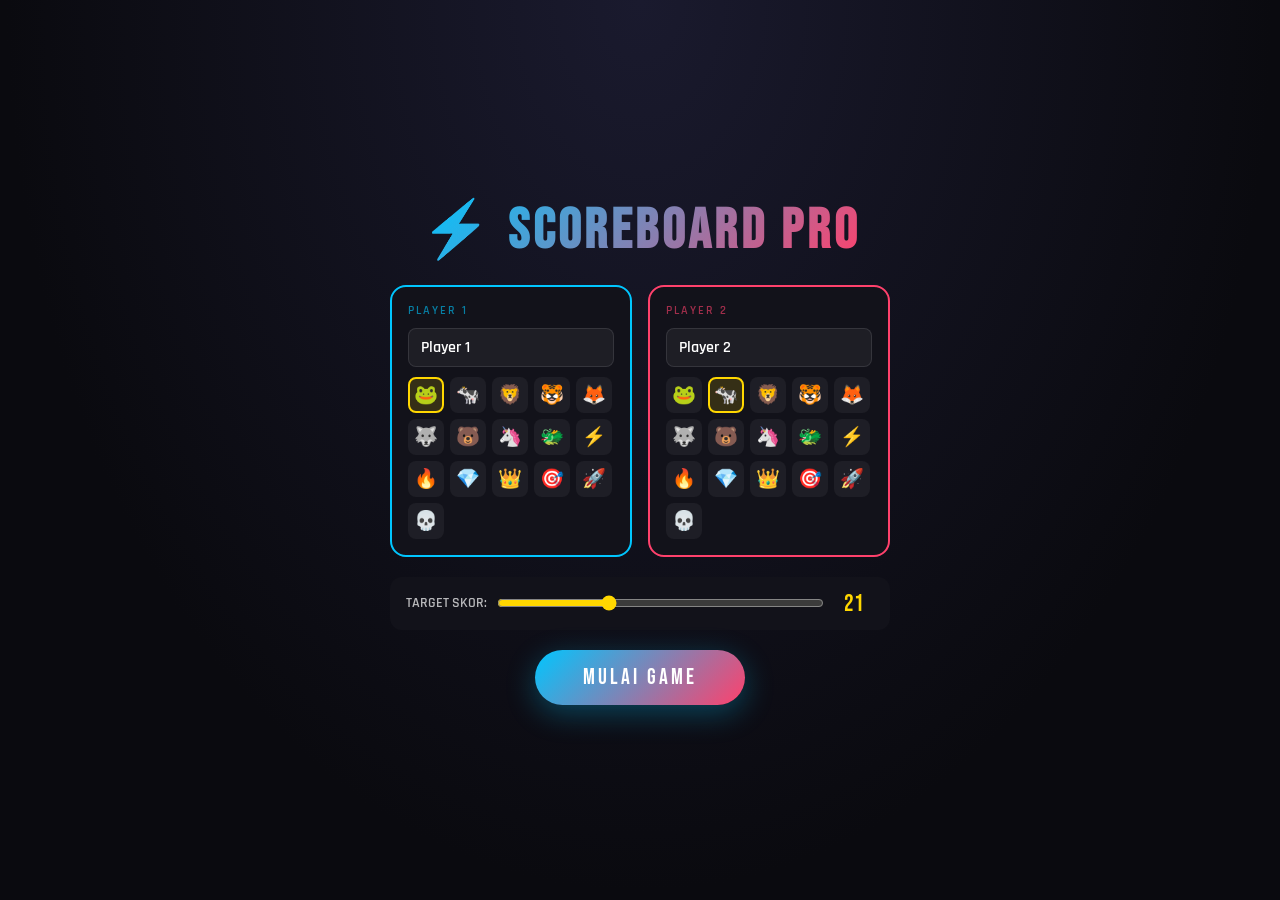
<file: files/index.html>
<!DOCTYPE html>
<html lang="id">
<head>
<meta charset="UTF-8">
<meta name="viewport" content="width=device-width, initial-scale=1.0, user-scalable=no">
<meta name="apple-mobile-web-app-capable" content="yes">
<meta name="apple-mobile-web-app-status-bar-style" content="black-translucent">
<meta name="theme-color" content="#0a0a0f">
<title>ScoreBoard Pro</title>
<link rel="manifest" href="manifest.json">
<link rel="preconnect" href="https://fonts.googleapis.com">
<link href="https://fonts.googleapis.com/css2?family=Bebas+Neue&family=Rajdhani:wght@400;600;700&display=swap" rel="stylesheet">
<style>
  :root {
    --p1: #00c6ff;
    --p1-dark: #0070a0;
    --p2: #ff416c;
    --p2-dark: #a00030;
    --bg: #0a0a0f;
    --surface: #12121a;
    --text: #ffffff;
    --accent: #ffd700;
  }

  * { margin:0; padding:0; box-sizing:border-box; -webkit-tap-highlight-color:transparent; }

  html, body {
    width:100%; height:100%;
    overflow:hidden;
    background: var(--bg);
    font-family: 'Rajdhani', sans-serif;
    color: var(--text);
    touch-action: none;
  }

  /* ===== SCREEN MANAGER ===== */
  .screen { position:fixed; inset:0; display:none; }
  .screen.active { display:flex; }

  /* ===== SETUP SCREEN ===== */
  #setup {
    flex-direction: column;
    align-items: center;
    justify-content: center;
    background: radial-gradient(ellipse at 50% 0%, #1a1a2e 0%, var(--bg) 70%);
    gap: 20px;
    padding: 20px;
  }

  #setup h1 {
    font-family: 'Bebas Neue', sans-serif;
    font-size: clamp(2rem, 8vw, 3.5rem);
    letter-spacing: 4px;
    background: linear-gradient(135deg, var(--p1), var(--p2));
    -webkit-background-clip: text;
    -webkit-text-fill-color: transparent;
    text-align: center;
  }

  .setup-grid {
    display: grid;
    grid-template-columns: 1fr 1fr;
    gap: 16px;
    width: 100%;
    max-width: 500px;
  }

  .player-setup {
    background: var(--surface);
    border-radius: 16px;
    padding: 16px;
    display: flex;
    flex-direction: column;
    gap: 10px;
    border: 2px solid transparent;
  }
  .player-setup.p1 { border-color: var(--p1); }
  .player-setup.p2 { border-color: var(--p2); }

  .player-setup label {
    font-size: 0.75rem;
    font-weight: 600;
    letter-spacing: 2px;
    text-transform: uppercase;
    opacity: 0.6;
  }
  .player-setup.p1 label { color: var(--p1); }
  .player-setup.p2 label { color: var(--p2); }

  .player-setup input {
    background: rgba(255,255,255,0.05);
    border: 1px solid rgba(255,255,255,0.1);
    border-radius: 8px;
    padding: 8px 12px;
    color: #fff;
    font-family: 'Rajdhani', sans-serif;
    font-size: 1rem;
    font-weight: 600;
    width: 100%;
    outline: none;
  }

  .emoji-picker {
    display: flex;
    gap: 6px;
    flex-wrap: wrap;
  }
  .emoji-btn {
    width: 36px; height: 36px;
    border-radius: 8px;
    border: 2px solid transparent;
    background: rgba(255,255,255,0.05);
    cursor: pointer;
    font-size: 1.2rem;
    display: flex; align-items: center; justify-content: center;
    transition: all 0.2s;
  }
  .emoji-btn.selected { border-color: var(--accent); background: rgba(255,215,0,0.15); }

  .target-row {
    display: flex;
    align-items: center;
    gap: 10px;
    background: var(--surface);
    border-radius: 12px;
    padding: 12px 16px;
    width: 100%;
    max-width: 500px;
  }
  .target-row label { font-weight: 600; opacity: 0.7; font-size: 0.85rem; }
  .target-row input[type=range] { flex:1; accent-color: var(--accent); }
  .target-val {
    font-family: 'Bebas Neue', sans-serif;
    font-size: 1.5rem;
    color: var(--accent);
    min-width: 40px;
    text-align: center;
  }

  .btn-start {
    background: linear-gradient(135deg, var(--p1), var(--p2));
    color: #fff;
    border: none;
    border-radius: 50px;
    padding: 14px 48px;
    font-family: 'Bebas Neue', sans-serif;
    font-size: 1.4rem;
    letter-spacing: 3px;
    cursor: pointer;
    transition: transform 0.15s, box-shadow 0.15s;
    box-shadow: 0 8px 30px rgba(0,198,255,0.3);
  }
  .btn-start:active { transform: scale(0.95); }

  /* ===== GAME SCREEN ===== */
  #game {
    flex-direction: column;
    user-select: none;
  }

  /* Scoreboard top bar */
  #topbar {
    position: absolute;
    top: 0; left: 0; right: 0;
    height: 36px;
    display: flex;
    align-items: center;
    justify-content: center;
    gap: 16px;
    background: rgba(0,0,0,0.5);
    backdrop-filter: blur(10px);
    z-index: 100;
    padding: 0 12px;
  }

  #timer-display {
    font-family: 'Bebas Neue', sans-serif;
    font-size: 1.1rem;
    letter-spacing: 2px;
    color: var(--accent);
  }

  .icon-btn {
    background: none;
    border: none;
    color: rgba(255,255,255,0.6);
    cursor: pointer;
    font-size: 1rem;
    padding: 4px 8px;
    border-radius: 6px;
    transition: color 0.2s;
  }
  .icon-btn:hover { color: #fff; }

  /* Main score area - landscape split */
  #score-area {
    flex: 1;
    display: flex;
    margin-top: 36px;
    position: relative;
  }

  .player-zone {
    flex: 1;
    display: flex;
    flex-direction: column;
    align-items: center;
    justify-content: center;
    position: relative;
    overflow: hidden;
    cursor: pointer;
    transition: filter 0.1s;
  }
  .player-zone:active { filter: brightness(1.2); }

  #p1-zone {
    background: linear-gradient(135deg, #003a5c 0%, #005a8a 50%, #0070a8 100%);
  }
  #p2-zone {
    background: linear-gradient(135deg, #5c0020 0%, #8a003a 50%, #a00050 100%);
  }

  /* Animated background particles */
  .zone-bg {
    position: absolute;
    inset: 0;
    overflow: hidden;
    pointer-events: none;
  }
  .particle {
    position: absolute;
    width: 6px; height: 6px;
    border-radius: 50%;
    opacity: 0.3;
    animation: float-up linear infinite;
  }
  @keyframes float-up {
    from { transform: translateY(120%) scale(0); opacity: 0.4; }
    to { transform: translateY(-20%) scale(1.5); opacity: 0; }
  }

  .player-emoji-big {
    font-size: clamp(1.5rem, 6vw, 3rem);
    margin-bottom: 4px;
    animation: bob 3s ease-in-out infinite;
  }
  @keyframes bob {
    0%,100% { transform: translateY(0); }
    50% { transform: translateY(-5px); }
  }

  .player-name-display {
    font-family: 'Rajdhani', sans-serif;
    font-size: clamp(0.9rem, 3vw, 1.4rem);
    font-weight: 700;
    letter-spacing: 3px;
    text-transform: uppercase;
    opacity: 0.85;
    margin-bottom: 8px;
  }

  .score-number {
    font-family: 'Bebas Neue', sans-serif;
    font-size: clamp(5rem, 22vw, 12rem);
    line-height: 1;
    text-shadow: 0 0 60px rgba(255,255,255,0.3);
    transition: transform 0.1s;
    position: relative;
  }

  .score-number.pop {
    animation: score-pop 0.4s cubic-bezier(0.36, 0.07, 0.19, 0.97);
  }
  @keyframes score-pop {
    0% { transform: scale(1); }
    30% { transform: scale(1.3); }
    60% { transform: scale(0.95); }
    100% { transform: scale(1); }
  }

  .score-delta {
    position: absolute;
    top: -10px;
    right: -10px;
    font-family: 'Bebas Neue', sans-serif;
    font-size: 1.5rem;
    color: var(--accent);
    opacity: 0;
    pointer-events: none;
  }
  .score-delta.show-delta {
    animation: delta-float 1s ease-out forwards;
  }
  @keyframes delta-float {
    0% { opacity:1; transform: translateY(0) scale(1); }
    100% { opacity:0; transform: translateY(-50px) scale(1.4); }
  }

  .swipe-hint {
    font-size: 0.7rem;
    opacity: 0.4;
    letter-spacing: 1px;
    margin-top: 8px;
    font-weight: 600;
  }

  /* Middle divider */
  #divider {
    position: absolute;
    top: 0; bottom: 0;
    left: 50%;
    transform: translateX(-50%);
    width: 60px;
    display: flex;
    flex-direction: column;
    align-items: center;
    justify-content: center;
    gap: 8px;
    z-index: 50;
    pointer-events: none;
  }

  .set-score-box {
    background: rgba(0,0,0,0.7);
    backdrop-filter: blur(12px);
    border-radius: 20px;
    padding: 6px 14px;
    display: flex;
    gap: 10px;
    align-items: center;
    border: 1px solid rgba(255,255,255,0.15);
  }
  .set-score-box span {
    font-family: 'Bebas Neue', sans-serif;
    font-size: 1.3rem;
  }
  .set-score-box .sep { opacity: 0.4; font-size: 0.9rem; }

  /* ===== WIN OVERLAY ===== */
  #win-overlay {
    position: fixed;
    inset: 0;
    z-index: 200;
    display: none;
    flex-direction: column;
    align-items: center;
    justify-content: center;
    background: rgba(0,0,0,0.85);
    backdrop-filter: blur(8px);
  }
  #win-overlay.show { display: flex; }

  .win-emoji {
    font-size: 5rem;
    animation: win-bounce 0.5s ease-out;
  }
  .win-text {
    font-family: 'Bebas Neue', sans-serif;
    font-size: clamp(2rem, 10vw, 5rem);
    letter-spacing: 4px;
    margin: 8px 0;
  }
  .win-subtext {
    font-size: 1rem;
    opacity: 0.6;
    letter-spacing: 2px;
    margin-bottom: 24px;
  }
  @keyframes win-bounce {
    0% { transform: scale(0) rotate(-20deg); }
    60% { transform: scale(1.2) rotate(5deg); }
    100% { transform: scale(1) rotate(0deg); }
  }

  .confetti-canvas {
    position: fixed;
    inset: 0;
    pointer-events: none;
    z-index: 199;
  }

  .win-btns { display: flex; gap: 12px; }
  .win-btn {
    padding: 12px 28px;
    border-radius: 50px;
    font-family: 'Bebas Neue', sans-serif;
    font-size: 1.1rem;
    letter-spacing: 2px;
    cursor: pointer;
    border: none;
    transition: transform 0.15s;
  }
  .win-btn:active { transform: scale(0.95); }
  .win-btn.primary {
    background: linear-gradient(135deg, var(--p1), var(--p2));
    color: #fff;
  }
  .win-btn.secondary {
    background: rgba(255,255,255,0.1);
    color: #fff;
    border: 1px solid rgba(255,255,255,0.2);
  }

  /* ===== HISTORY PANEL ===== */
  #history-panel {
    position: fixed;
    bottom: 0; left: 0; right: 0;
    background: var(--surface);
    border-radius: 20px 20px 0 0;
    padding: 16px;
    transform: translateY(100%);
    transition: transform 0.35s cubic-bezier(0.4, 0, 0.2, 1);
    z-index: 150;
    max-height: 60vh;
    overflow-y: auto;
  }
  #history-panel.open { transform: translateY(0); }

  #history-panel h3 {
    font-family: 'Bebas Neue', sans-serif;
    letter-spacing: 2px;
    margin-bottom: 12px;
    font-size: 1.2rem;
    color: var(--accent);
  }

  .history-row {
    display: flex;
    gap: 8px;
    align-items: center;
    margin-bottom: 6px;
    font-size: 0.85rem;
  }
  .history-tag {
    padding: 2px 10px;
    border-radius: 20px;
    font-weight: 700;
    font-size: 0.75rem;
  }
  .tag-p1 { background: rgba(0,198,255,0.2); color: var(--p1); }
  .tag-p2 { background: rgba(255,65,108,0.2); color: var(--p2); }
  .tag-undo { background: rgba(255,215,0,0.15); color: var(--accent); }

  .overlay-bg {
    position: fixed;
    inset: 0;
    background: rgba(0,0,0,0.5);
    z-index: 149;
    display: none;
  }
  .overlay-bg.show { display: block; }

  /* Flash effect */
  .flash-overlay {
    position: fixed;
    inset: 0;
    pointer-events: none;
    z-index: 180;
    opacity: 0;
  }
  .flash-overlay.p1-flash { background: var(--p1); animation: flash-in 0.3s ease-out; }
  .flash-overlay.p2-flash { background: var(--p2); animation: flash-in 0.3s ease-out; }
  @keyframes flash-in {
    0% { opacity: 0.4; }
    100% { opacity: 0; }
  }

  /* Toast */
  #toast {
    position: fixed;
    top: 50px;
    left: 50%;
    transform: translateX(-50%) translateY(-20px);
    background: rgba(0,0,0,0.9);
    color: #fff;
    padding: 8px 20px;
    border-radius: 20px;
    font-size: 0.85rem;
    font-weight: 600;
    letter-spacing: 1px;
    opacity: 0;
    transition: all 0.3s;
    z-index: 300;
    pointer-events: none;
    border: 1px solid rgba(255,255,255,0.1);
  }
  #toast.show {
    opacity: 1;
    transform: translateX(-50%) translateY(0);
  }

  /* Game set badge */
  .set-badge {
    position: absolute;
    top: 8px;
    font-family: 'Bebas Neue', sans-serif;
    font-size: 0.8rem;
    letter-spacing: 2px;
    opacity: 0.5;
  }
  #p1-zone .set-badge { right: 12px; color: var(--p1); }
  #p2-zone .set-badge { left: 12px; color: var(--p2); }

  /* Minus button */
  .minus-btn {
    position: absolute;
    bottom: 10px;
    background: rgba(0,0,0,0.3);
    border: 1px solid rgba(255,255,255,0.15);
    color: rgba(255,255,255,0.6);
    border-radius: 50%;
    width: 36px; height: 36px;
    font-size: 1.2rem;
    cursor: pointer;
    display: flex; align-items: center; justify-content: center;
    transition: all 0.2s;
    pointer-events: all;
  }
  .minus-btn:active { background: rgba(0,0,0,0.6); color:#fff; }

  /* Ripple */
  .ripple {
    position: absolute;
    border-radius: 50%;
    transform: scale(0);
    animation: ripple-anim 0.6s linear;
    pointer-events: none;
  }
  @keyframes ripple-anim {
    to { transform: scale(4); opacity: 0; }
  }

  /* Landscape orientation message */
  #rotate-msg {
    display: none;
    position: fixed;
    inset: 0;
    background: var(--bg);
    z-index: 999;
    flex-direction: column;
    align-items: center;
    justify-content: center;
    gap: 16px;
  }
  #rotate-msg .rot-icon { font-size: 3rem; animation: spin-phone 1.5s ease-in-out infinite; }
  @keyframes spin-phone {
    0%,100% { transform: rotate(0); }
    50% { transform: rotate(-90deg); }
  }
  #rotate-msg p { font-family: 'Bebas Neue',sans-serif; font-size: 1.4rem; letter-spacing: 2px; opacity:0.7; }

  @media (orientation: portrait) and (max-height: 600px) {
    /* very small portrait - show rotate msg */
  }
</style>
</head>
<body>

<!-- Rotate message -->
<div id="rotate-msg">
  <div class="rot-icon">📱</div>
  <p>Putar Layar ke Landscape</p>
</div>

<!-- Flash overlay -->
<div class="flash-overlay" id="flash"></div>

<!-- Confetti canvas -->
<canvas class="confetti-canvas" id="confetti-canvas"></canvas>

<!-- Toast -->
<div id="toast"></div>

<!-- ==================== SETUP SCREEN ==================== -->
<div id="setup" class="screen active">
  <h1>⚡ ScoreBoard Pro</h1>

  <div class="setup-grid">
    <!-- Player 1 -->
    <div class="player-setup p1">
      <label>Player 1</label>
      <input type="text" id="p1-name" value="Player 1" maxlength="12">
      <div class="emoji-picker" id="p1-emoji-picker"></div>
    </div>

    <!-- Player 2 -->
    <div class="player-setup p2">
      <label>Player 2</label>
      <input type="text" id="p2-name" value="Player 2" maxlength="12">
      <div class="emoji-picker" id="p2-emoji-picker"></div>
    </div>
  </div>

  <div class="target-row">
    <label>TARGET SKOR:</label>
    <input type="range" id="target-range" min="5" max="50" step="5" value="21">
    <div class="target-val" id="target-val">21</div>
  </div>

  <button class="btn-start" onclick="startGame()">MULAI GAME</button>
</div>

<!-- ==================== GAME SCREEN ==================== -->
<div id="game" class="screen">
  <!-- Top bar -->
  <div id="topbar">
    <button class="icon-btn" onclick="toggleHistory()">📋</button>
    <button class="icon-btn" onclick="undoScore()">↩</button>
    <div id="timer-display">00:00</div>
    <button class="icon-btn" id="timer-btn" onclick="toggleTimer()">▶</button>
    <button class="icon-btn" onclick="resetGame()">🔄</button>
    <button class="icon-btn" onclick="goSetup()">⚙</button>
  </div>

  <!-- Score area -->
  <div id="score-area">
    <!-- P1 Zone -->
    <div class="player-zone" id="p1-zone">
      <div class="zone-bg" id="p1-bg"></div>
      <div class="set-badge" id="p1-sets">●</div>
      <div class="player-emoji-big" id="p1-emoji-disp">🐸</div>
      <div class="player-name-display" id="p1-name-disp">Player 1</div>
      <div class="score-number" id="p1-score">0
        <div class="score-delta" id="p1-delta">+1</div>
      </div>
      <div class="swipe-hint">TAP +1 • SWIPE ↓ -1</div>
      <button class="minus-btn" id="p1-minus">−</button>
    </div>

    <!-- Divider -->
    <div id="divider">
      <div class="set-score-box">
        <span id="set-p1" style="color:var(--p1)">0</span>
        <span class="sep">:</span>
        <span id="set-p2" style="color:var(--p2)">0</span>
      </div>
    </div>

    <!-- P2 Zone -->
    <div class="player-zone" id="p2-zone">
      <div class="zone-bg" id="p2-bg"></div>
      <div class="set-badge" id="p2-sets" style="left:auto;right:12px;color:var(--p2)">●</div>
      <div class="player-emoji-big" id="p2-emoji-disp">🐄</div>
      <div class="player-name-display" id="p2-name-disp">Player 2</div>
      <div class="score-number" id="p2-score">0
        <div class="score-delta" id="p2-delta">+1</div>
      </div>
      <div class="swipe-hint">TAP +1 • SWIPE ↓ -1</div>
      <button class="minus-btn" id="p2-minus">−</button>
    </div>
  </div>
</div>

<!-- Win overlay -->
<div id="win-overlay">
  <div class="win-emoji" id="win-emoji">🏆</div>
  <div class="win-text" id="win-text">PLAYER 1 MENANG!</div>
  <div class="win-subtext" id="win-subtext">SKOR 21 - 15</div>
  <div class="win-btns">
    <button class="win-btn primary" onclick="nextSet()">SET BERIKUTNYA</button>
    <button class="win-btn secondary" onclick="goSetup()">SELESAI</button>
  </div>
</div>

<!-- History panel -->
<div class="overlay-bg" id="overlay-bg" onclick="closeHistory()"></div>
<div id="history-panel">
  <h3>📜 Riwayat Poin</h3>
  <div id="history-list"></div>
</div>

<script>
// ==================== STATE ====================
const EMOJIS = ['🐸','🐄','🦁','🐯','🦊','🐺','🐻','🦄','🐲','⚡','🔥','💎','👑','🎯','🚀','💀'];
let state = {
  p1: { name: 'Player 1', emoji: '🐸', score: 0, sets: 0 },
  p2: { name: 'Player 2', emoji: '🐄', score: 0, sets: 0 },
  target: 21,
  history: [],
  timerSec: 0,
  timerRunning: false,
  timerInterval: null,
  selectedEmoji: { p1: 0, p2: 1 }
};

// ==================== AUDIO ====================
const AudioCtx = window.AudioContext || window.webkitAudioContext;
let audioCtx = null;

function getAudioCtx() {
  if (!audioCtx) audioCtx = new AudioCtx();
  return audioCtx;
}

function playBeep(freq, type, dur, vol, delay=0) {
  try {
    const ctx = getAudioCtx();
    const osc = ctx.createOscillator();
    const gain = ctx.createGain();
    osc.connect(gain);
    gain.connect(ctx.destination);
    osc.frequency.value = freq;
    osc.type = type;
    gain.gain.setValueAtTime(0, ctx.currentTime + delay);
    gain.gain.linearRampToValueAtTime(vol, ctx.currentTime + delay + 0.01);
    gain.gain.exponentialRampToValueAtTime(0.001, ctx.currentTime + delay + dur);
    osc.start(ctx.currentTime + delay);
    osc.stop(ctx.currentTime + delay + dur + 0.05);
  } catch(e){}
}

function soundScore() {
  playBeep(523, 'sine', 0.12, 0.4);
  playBeep(784, 'sine', 0.12, 0.4, 0.12);
}

function soundMinus() {
  playBeep(330, 'sawtooth', 0.15, 0.3);
  playBeep(220, 'sawtooth', 0.1, 0.2, 0.1);
}

function soundWin() {
  const notes = [523,659,784,1047];
  notes.forEach((f,i) => playBeep(f, 'sine', 0.3, 0.5, i*0.12));
  setTimeout(() => {
    playBeep(1047,'sine',0.5,0.6);
    playBeep(1319,'sine',0.5,0.6,0.1);
    playBeep(1568,'sine',0.7,0.7,0.2);
  }, 600);
}

function soundUndo() {
  playBeep(440,'triangle',0.1,0.3);
  playBeep(330,'triangle',0.1,0.3,0.1);
}

// ==================== EMOJI PICKERS ====================
function initEmojis() {
  ['p1','p2'].forEach(p => {
    const container = document.getElementById(`${p}-emoji-picker`);
    container.innerHTML = '';
    EMOJIS.forEach((e, i) => {
      const btn = document.createElement('button');
      btn.className = 'emoji-btn' + (state.selectedEmoji[p] === i ? ' selected' : '');
      btn.textContent = e;
      btn.onclick = () => {
        state.selectedEmoji[p] = i;
        state[p].emoji = e;
        container.querySelectorAll('.emoji-btn').forEach((b,j) => {
          b.className = 'emoji-btn' + (j===i?' selected':'');
        });
      };
      container.appendChild(btn);
    });
  });
}

// Target range
document.getElementById('target-range').addEventListener('input', function() {
  document.getElementById('target-val').textContent = this.value;
  state.target = parseInt(this.value);
});

// ==================== PARTICLES ====================
function initParticles(zoneId, color) {
  const zone = document.getElementById(zoneId);
  zone.innerHTML = '';
  for (let i = 0; i < 12; i++) {
    const p = document.createElement('div');
    p.className = 'particle';
    p.style.cssText = `
      left: ${Math.random()*100}%;
      bottom: 0;
      background: ${color};
      width: ${4+Math.random()*8}px;
      height: ${4+Math.random()*8}px;
      animation-duration: ${2+Math.random()*4}s;
      animation-delay: ${-Math.random()*4}s;
    `;
    zone.appendChild(p);
  }
}

// ==================== SETUP -> GAME ====================
function startGame() {
  state.p1.name = document.getElementById('p1-name').value || 'Player 1';
  state.p2.name = document.getElementById('p2-name').value || 'Player 2';
  state.target = parseInt(document.getElementById('target-range').value);
  showScreen('game');
  initGameUI();
}

function initGameUI() {
  document.getElementById('p1-name-disp').textContent = state.p1.name;
  document.getElementById('p2-name-disp').textContent = state.p2.name;
  document.getElementById('p1-emoji-disp').textContent = state.p1.emoji;
  document.getElementById('p2-emoji-disp').textContent = state.p2.emoji;
  updateScoreDisplay();
  updateSets();
  initParticles('p1-bg', 'rgba(0,198,255,0.6)');
  initParticles('p2-bg', 'rgba(255,65,108,0.6)');
  setupTouchHandlers();
}

// ==================== SCORE LOGIC ====================
function addScore(player, val=1) {
  const p = state[player];
  const old = p.score;
  p.score = Math.max(0, p.score + val);
  if (p.score === old) return;

  state.history.push({ player, val, p1: state.p1.score, p2: state.p2.score });

  updateScoreDisplay();

  if (val > 0) {
    soundScore();
    popScore(player);
    flashZone(player);
    showDelta(player, '+'+val);
  } else {
    soundMinus();
    showDelta(player, val);
  }

  // Check win
  if (p.score >= state.target) {
    setTimeout(() => showWin(player), 300);
  }
}

function popScore(player) {
  const el = document.getElementById(`${player}-score`);
  el.classList.remove('pop');
  void el.offsetWidth;
  el.classList.add('pop');
}

function flashZone(player) {
  const fl = document.getElementById('flash');
  fl.className = 'flash-overlay ' + player + '-flash';
  setTimeout(() => fl.className = 'flash-overlay', 350);
}

function showDelta(player, text) {
  const el = document.getElementById(`${player}-delta`);
  el.textContent = text;
  el.classList.remove('show-delta');
  void el.offsetWidth;
  el.classList.add('show-delta');
}

function updateScoreDisplay() {
  document.getElementById('p1-score').childNodes[0].textContent = state.p1.score;
  document.getElementById('p2-score').childNodes[0].textContent = state.p2.score;
}

function updateSets() {
  const make = (n) => '●'.repeat(n) || '○';
  document.getElementById('set-p1').textContent = state.p1.sets;
  document.getElementById('set-p2').textContent = state.p2.sets;
}

// ==================== TOUCH HANDLERS ====================
function setupTouchHandlers() {
  ['p1','p2'].forEach(p => {
    const zone = document.getElementById(`${p}-zone`);
    let startY = 0;
    let moved = false;

    zone.addEventListener('touchstart', (e) => {
      if (e.target.classList.contains('minus-btn')) return;
      startY = e.touches[0].clientY;
      moved = false;
      createRipple(e, zone);
    }, {passive:true});

    zone.addEventListener('touchmove', (e) => {
      if (Math.abs(e.touches[0].clientY - startY) > 20) moved = true;
    }, {passive:true});

    zone.addEventListener('touchend', (e) => {
      if (e.target.classList.contains('minus-btn')) return;
      const dy = e.changedTouches[0].clientY - startY;
      if (!moved || Math.abs(dy) < 30) {
        addScore(p, 1);
      } else if (dy > 30) {
        addScore(p, -1);
      }
    });

    zone.addEventListener('click', (e) => {
      if (e.target.classList.contains('minus-btn')) return;
    });

    document.getElementById(`${p}-minus`).addEventListener('click', (e) => {
      e.stopPropagation();
      addScore(p, -1);
    });
  });
}

function createRipple(e, zone) {
  const rect = zone.getBoundingClientRect();
  const x = e.touches[0].clientX - rect.left;
  const y = e.touches[0].clientY - rect.top;
  const r = document.createElement('div');
  r.className = 'ripple';
  r.style.cssText = `left:${x}px;top:${y}px;width:80px;height:80px;margin:-40px;background:rgba(255,255,255,0.2);`;
  zone.appendChild(r);
  setTimeout(() => r.remove(), 700);
}

// ==================== TIMER ====================
function toggleTimer() {
  state.timerRunning = !state.timerRunning;
  document.getElementById('timer-btn').textContent = state.timerRunning ? '⏸' : '▶';
  if (state.timerRunning) {
    state.timerInterval = setInterval(() => {
      state.timerSec++;
      updateTimerDisplay();
    }, 1000);
  } else {
    clearInterval(state.timerInterval);
  }
}

function updateTimerDisplay() {
  const m = String(Math.floor(state.timerSec/60)).padStart(2,'0');
  const s = String(state.timerSec%60).padStart(2,'0');
  document.getElementById('timer-display').textContent = `${m}:${s}`;
}

// ==================== WIN ====================
function showWin(player) {
  soundWin();
  state[player].sets++;
  updateSets();

  document.getElementById('win-emoji').textContent = '🏆';
  document.getElementById('win-text').textContent = `${state[player].emoji} ${state[player].name.toUpperCase()} MENANG!`;
  document.getElementById('win-subtext').textContent = `SKOR ${state.p1.score} – ${state.p2.score}`;
  document.getElementById('win-overlay').className = 'show';

  startConfetti(player);
}

function nextSet() {
  document.getElementById('win-overlay').className = '';
  stopConfetti();
  state.p1.score = 0;
  state.p2.score = 0;
  state.history = [];
  updateScoreDisplay();
  showToast('Set berikutnya dimulai!');
}

// ==================== CONFETTI ====================
let confettiAF = null;
let particles = [];

function startConfetti(player) {
  const canvas = document.getElementById('confetti-canvas');
  canvas.width = window.innerWidth;
  canvas.height = window.innerHeight;
  const ctx = canvas.getContext('2d');
  const colors = player === 'p1'
    ? ['#00c6ff','#0070a0','#ffffff','#ffd700']
    : ['#ff416c','#a00030','#ffffff','#ffd700'];

  particles = Array.from({length:120}, () => ({
    x: Math.random()*canvas.width,
    y: -20,
    r: 4 + Math.random()*8,
    d: 1 + Math.random()*3,
    color: colors[Math.floor(Math.random()*colors.length)],
    tilt: Math.random()*10-10,
    tiltAngle: Math.random()*Math.PI*2,
    tiltSpeed: 0.05 + Math.random()*0.1
  }));

  function draw() {
    ctx.clearRect(0,0,canvas.width,canvas.height);
    particles.forEach(p => {
      p.y += p.d;
      p.tiltAngle += p.tiltSpeed;
      p.tilt = Math.sin(p.tiltAngle)*12;
      ctx.beginPath();
      ctx.fillStyle = p.color;
      ctx.ellipse(p.x+p.tilt, p.y, p.r, p.r*0.4, p.tiltAngle, 0, Math.PI*2);
      ctx.fill();
    });
    particles = particles.filter(p => p.y < canvas.height + 30);
    if (particles.length > 0) confettiAF = requestAnimationFrame(draw);
    else ctx.clearRect(0,0,canvas.width,canvas.height);
  }
  confettiAF = requestAnimationFrame(draw);
}

function stopConfetti() {
  cancelAnimationFrame(confettiAF);
  const canvas = document.getElementById('confetti-canvas');
  canvas.getContext('2d').clearRect(0,0,canvas.width,canvas.height);
  particles = [];
}

// ==================== UNDO ====================
function undoScore() {
  if (!state.history.length) { showToast('Tidak ada yang bisa di-undo'); return; }
  const last = state.history.pop();
  state.p1.score = last.p1 - (last.player==='p1' ? last.val : 0);
  state.p2.score = last.p2 - (last.player==='p2' ? last.val : 0);
  // Simpler: just subtract
  state[last.player].score -= last.val;
  state[last.player].score = Math.max(0, state[last.player].score);
  soundUndo();
  updateScoreDisplay();
  showToast('↩ Skor dibatalkan');
}

// ==================== HISTORY PANEL ====================
function toggleHistory() {
  const panel = document.getElementById('history-panel');
  const bg = document.getElementById('overlay-bg');
  if (panel.classList.contains('open')) {
    panel.classList.remove('open');
    bg.classList.remove('show');
  } else {
    renderHistory();
    panel.classList.add('open');
    bg.classList.add('show');
  }
}

function closeHistory() {
  document.getElementById('history-panel').classList.remove('open');
  document.getElementById('overlay-bg').classList.remove('show');
}

function renderHistory() {
  const list = document.getElementById('history-list');
  if (!state.history.length) { list.innerHTML = '<div style="opacity:0.5;font-size:0.85rem">Belum ada riwayat</div>'; return; }
  list.innerHTML = state.history.map((h,i) => {
    const cls = h.val > 0 ? `tag-${h.player}` : 'tag-undo';
    const label = h.val > 0 ? `${state[h.player].name} +${h.val}` : `${state[h.player].name} ${h.val}`;
    return `<div class="history-row">
      <span style="opacity:0.4;font-size:0.75rem">#${i+1}</span>
      <span class="history-tag ${cls}">${label}</span>
      <span style="opacity:0.5">${h.p1} – ${h.p2}</span>
    </div>`;
  }).reverse().join('');
}

// ==================== RESET ====================
function resetGame() {
  if (!confirm('Reset skor ke 0?')) return;
  state.p1.score = 0;
  state.p2.score = 0;
  state.history = [];
  state.timerSec = 0;
  state.timerRunning = false;
  clearInterval(state.timerInterval);
  document.getElementById('timer-btn').textContent = '▶';
  updateTimerDisplay();
  updateScoreDisplay();
  showToast('Skor direset!');
}

function goSetup() {
  document.getElementById('win-overlay').className = '';
  stopConfetti();
  clearInterval(state.timerInterval);
  state.timerRunning = false;
  state.timerSec = 0;
  state.p1.score = 0; state.p2.score = 0;
  state.p1.sets = 0; state.p2.sets = 0;
  state.history = [];
  updateTimerDisplay();
  showScreen('setup');
}

// ==================== UTILS ====================
function showScreen(id) {
  document.querySelectorAll('.screen').forEach(s => s.classList.remove('active'));
  document.getElementById(id).classList.add('active');
}

let toastTimer;
function showToast(msg) {
  const t = document.getElementById('toast');
  t.textContent = msg;
  t.classList.add('show');
  clearTimeout(toastTimer);
  toastTimer = setTimeout(() => t.classList.remove('show'), 2000);
}

// ==================== SERVICE WORKER ====================
if ('serviceWorker' in navigator) {
  navigator.serviceWorker.register('sw.js').catch(()=>{});
}

// ==================== INIT ====================
initEmojis();
</script>
</body>
</html>
</file>
